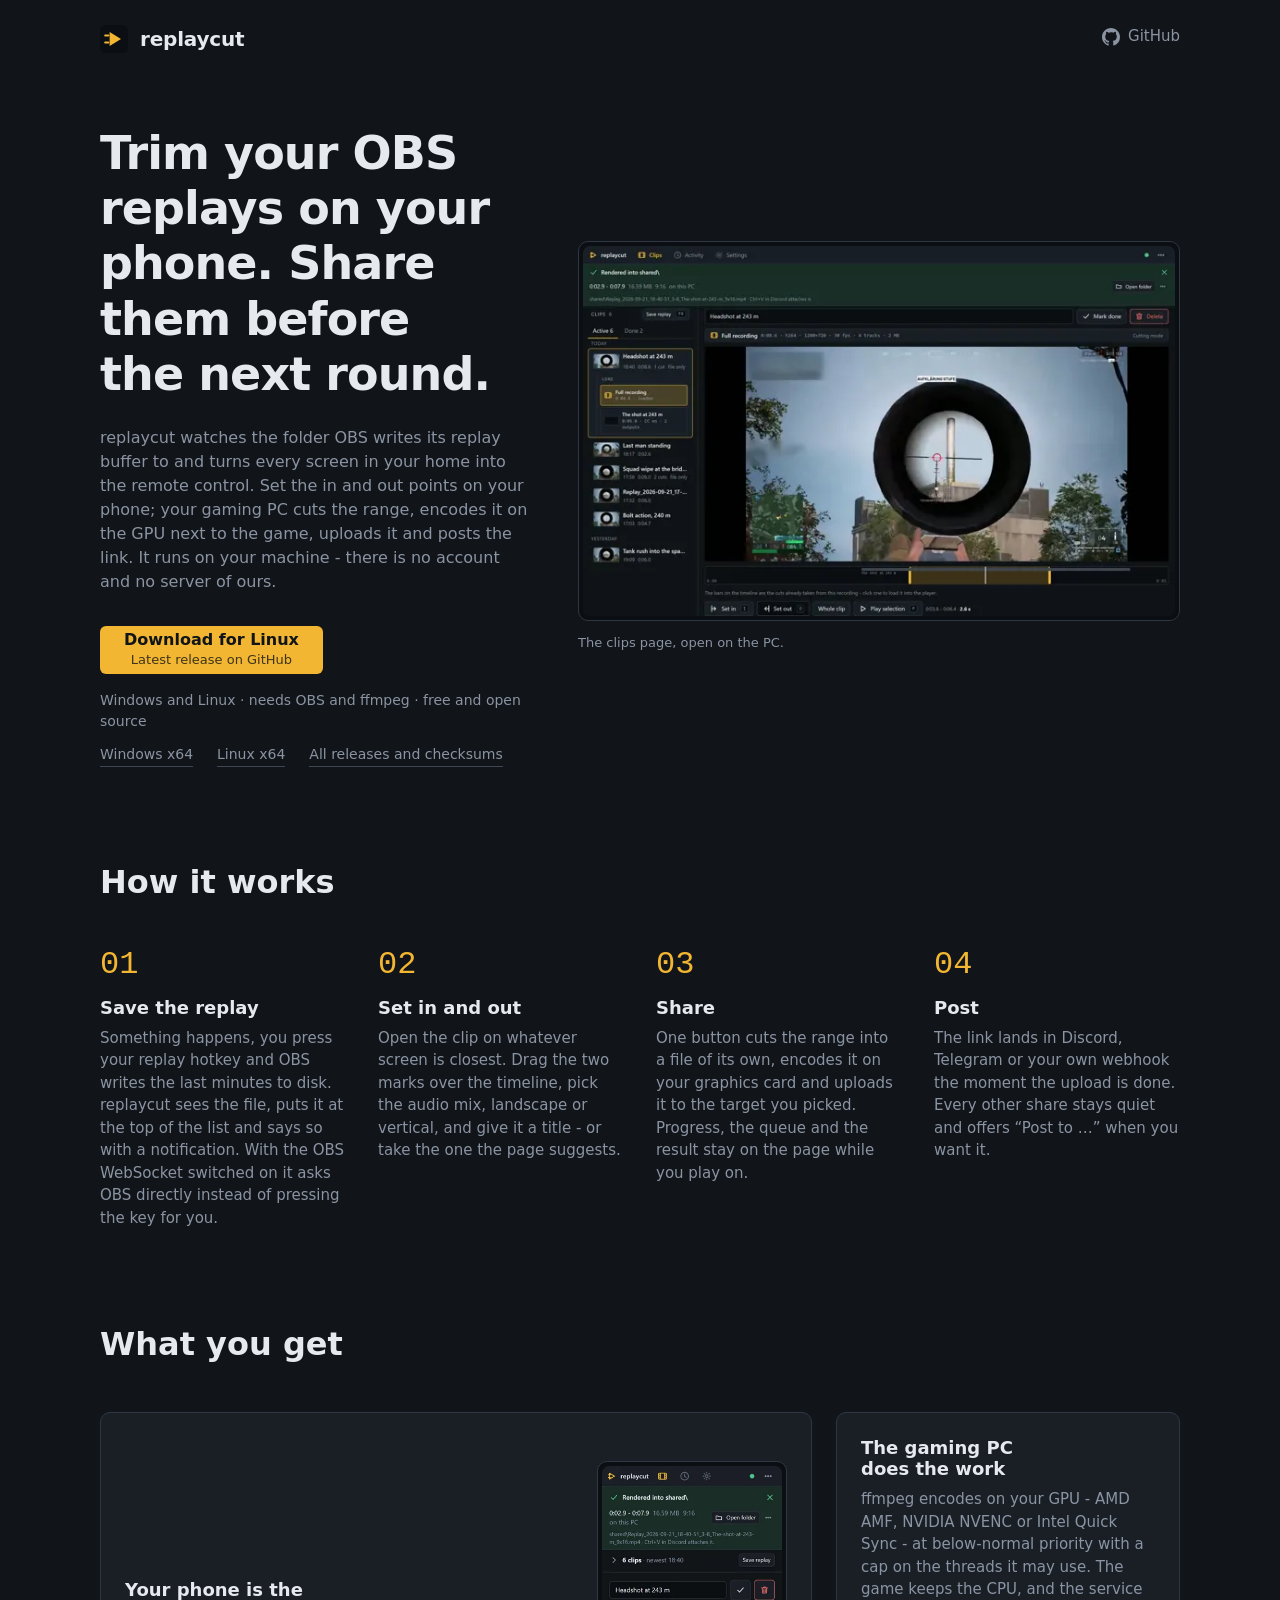
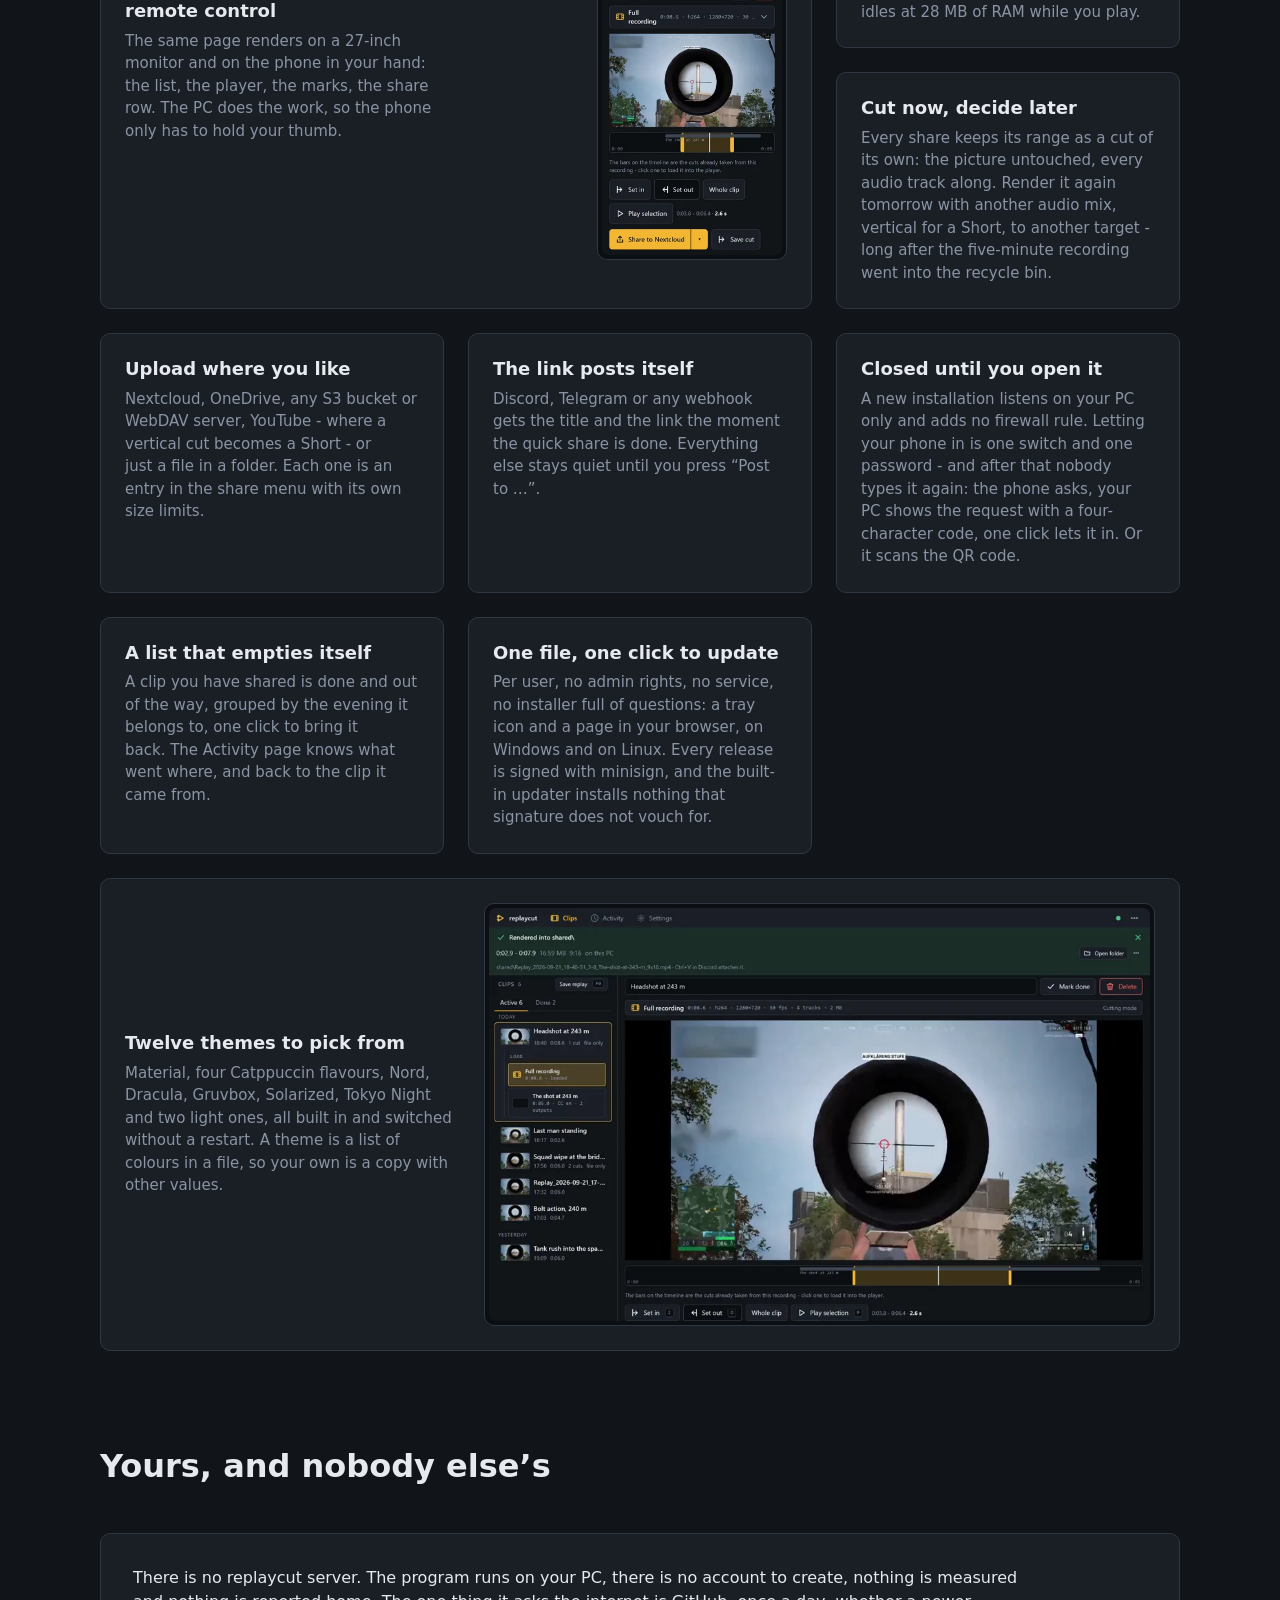
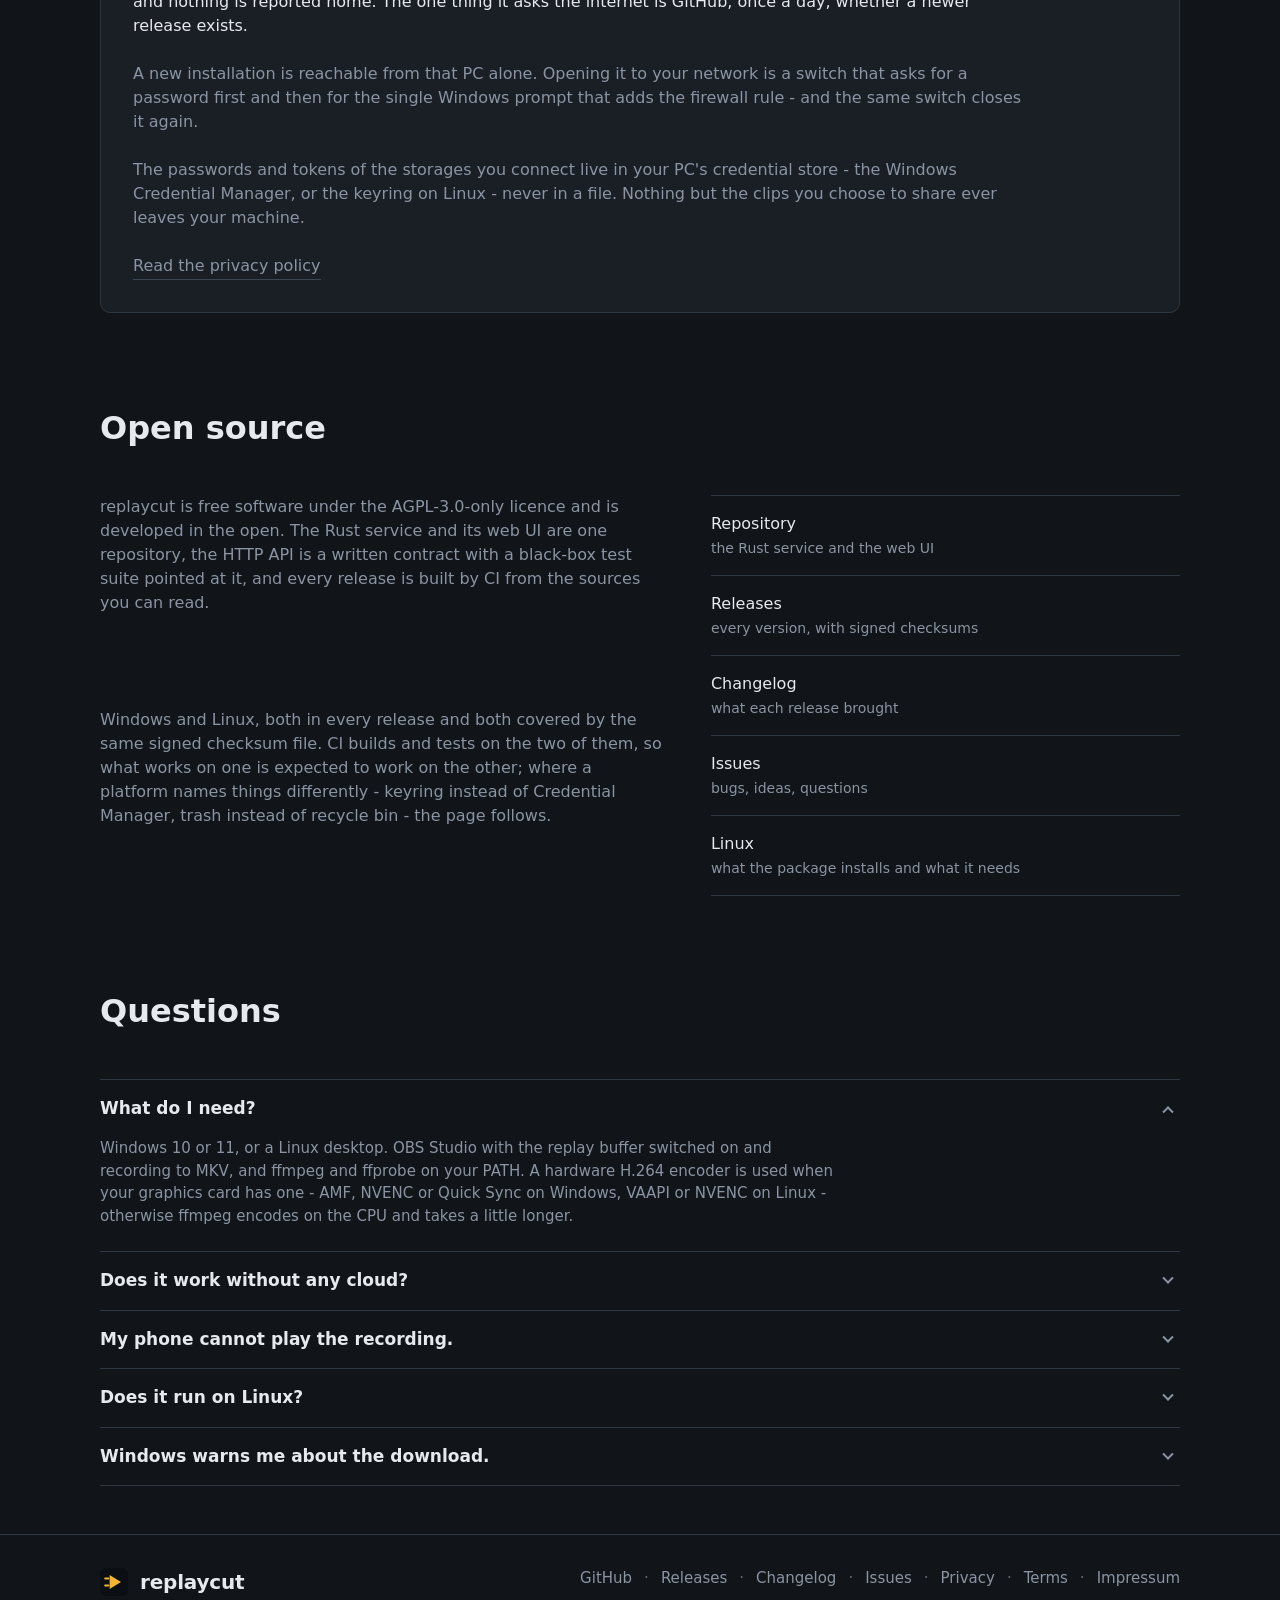
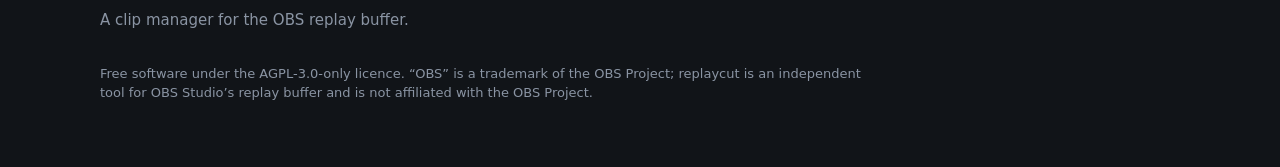
<file: index.html>
<!DOCTYPE html>
<html lang="en">
<head>
<meta charset="utf-8">
<meta name="viewport" content="width=device-width, initial-scale=1">
<title>replaycut for OBS - trim replay buffer clips from your phone</title>
<meta name="description" content="Self-hosted clip manager for the OBS replay buffer: trim replays from your phone, encode on your gaming PC, share the link to Discord. Free, for Windows and Linux.">
<link rel="canonical" href="https://replaycut.de/">
<meta name="color-scheme" content="dark">
<meta name="theme-color" content="#111418">
<link rel="icon" href="/favicon.ico" sizes="16x16 20x20 24x24 32x32 48x48 256x256">
<link rel="icon" href="/assets/icon.svg" type="image/svg+xml">
<link rel="icon" href="/assets/icon-192.png" type="image/png" sizes="192x192">
<link rel="apple-touch-icon" href="/assets/icon-180.png">
<meta property="og:type" content="website">
<meta property="og:site_name" content="replaycut">
<meta property="og:url" content="https://replaycut.de/">
<meta property="og:title" content="replaycut for OBS - trim replay buffer clips from your phone">
<meta property="og:description" content="Self-hosted clip manager for the OBS replay buffer: trim replays from your phone, encode on your gaming PC, share the link to Discord. Free, for Windows and Linux.">
<meta property="og:image" content="https://replaycut.de/assets/social.png">
<meta property="og:image:width" content="1280">
<meta property="og:image:height" content="640">
<meta property="og:image:alt" content="replaycut - clip manager for the OBS replay buffer. Trim on your phone, link in Discord.">
<meta name="twitter:card" content="summary_large_image">
<meta name="twitter:title" content="replaycut for OBS - trim replay buffer clips from your phone">
<meta name="twitter:description" content="Self-hosted clip manager for the OBS replay buffer: trim replays from your phone, encode on your gaming PC, share the link to Discord. Windows and Linux.">
<meta name="twitter:image" content="https://replaycut.de/assets/social.png">
<link rel="stylesheet" href="/styles.css">
<script>
// Which package the download button offers. Runs before the page is drawn,
// so the button never says the wrong platform first. Android and ChromeOS
// call themselves Linux and get no package, so they land in "other".
(function () {
  var data = navigator.userAgentData;
  var platform = (data && data.platform) || navigator.platform || '';
  var ua = navigator.userAgent || '';
  var os = 'other';
  if (/win/i.test(platform) || /Windows/i.test(ua)) { os = 'windows'; }
  else if (!/Android|CrOS/i.test(ua) && /linux|x11/i.test(platform + ' ' + ua)) { os = 'linux'; }
  document.documentElement.setAttribute('data-os', os);
})();
</script>
<script type="application/ld+json">
{
  "@context": "https://schema.org",
  "@type": "WebSite",
  "name": "replaycut",
  "alternateName": "replaycut for OBS",
  "url": "https://replaycut.de/"
}
</script>
<script type="application/ld+json">
{
  "@context": "https://schema.org",
  "@type": "SoftwareApplication",
  "name": "replaycut",
  "alternateName": "replaycut for OBS",
  "description": "Self-hosted clip manager for the OBS replay buffer: trim replays in the browser from your phone or laptop, encode on the gaming PC with ffmpeg and your GPU, upload and post the link.",
  "url": "https://replaycut.de/",
  "sameAs": ["https://github.com/KallistoX/replaycut", "https://github.com/KallistoX/replaycut/releases"],
  "applicationCategory": "MultimediaApplication",
  "operatingSystem": "Windows 10, Windows 11, Linux",
  "downloadUrl": "https://github.com/KallistoX/replaycut/releases/latest",
  "softwareHelp": "https://github.com/KallistoX/replaycut#readme",
  "license": "https://www.gnu.org/licenses/agpl-3.0.html",
  "image": "https://replaycut.de/assets/social.png",
  "isAccessibleForFree": true,
  "offers": { "@type": "Offer", "price": "0", "priceCurrency": "EUR" },
  "author": { "@type": "Person", "name": "Dominic Bussemas", "url": "https://github.com/KallistoX" }
}
</script>
</head>
<body>

<header class="site-header">
  <div class="wrap">
    <a class="brand" href="/">
      <img src="/assets/icon.svg" alt="" width="28" height="28">
      replaycut
    </a>
    <nav>
      <a class="nav-link" href="https://github.com/KallistoX/replaycut">
        <svg class="gh" viewBox="0 0 16 16" width="18" height="18" aria-hidden="true" focusable="false"><path fill="currentColor" d="M8 0C3.58 0 0 3.58 0 8c0 3.54 2.29 6.53 5.47 7.59.4.07.55-.17.55-.38 0-.19-.01-.82-.01-1.49-2.01.37-2.53-.49-2.69-.94-.09-.23-.48-.94-.82-1.13-.28-.15-.68-.52-.01-.53.63-.01 1.08.58 1.23.82.72 1.21 1.87.87 2.33.66.07-.52.28-.87.51-1.07-1.78-.2-3.64-.89-3.64-3.95 0-.87.31-1.59.82-2.15-.08-.2-.36-1.02.08-2.12 0 0 .67-.21 2.2.82a7.65 7.65 0 0 1 2-.27c.68 0 1.36.09 2 .27 1.53-1.04 2.2-.82 2.2-.82.44 1.1.16 1.92.08 2.12.51.56.82 1.27.82 2.15 0 3.07-1.87 3.75-3.65 3.95.29.25.54.73.54 1.48 0 1.07-.01 1.93-.01 2.2 0 .21.15.46.55.38A8.01 8.01 0 0 0 16 8c0-4.42-3.58-8-8-8Z"/></svg>
        GitHub
      </a>
    </nav>
  </div>
</header>

<main id="top">

  <section class="hero">
    <div class="wrap">
      <div class="hero-text">
        <h1>Trim your OBS replays on your phone. Share them before the next round.</h1>
        <p class="lead">replaycut watches the folder OBS writes its replay buffer to and turns every screen in your home into the remote control. Set the in and out points on your phone; your gaming PC cuts the range, encodes it on the GPU next to the game, uploads it and posts the link. It runs on your machine - there is no account and no server of ours.</p>

        <div class="cta">
          <a class="dl" id="dl" href="https://github.com/KallistoX/replaycut/releases/latest">
            <span class="dl-main"><span class="for-windows">Download for Windows</span><span class="for-linux">Download for Linux</span><span class="for-other">Download replaycut</span></span>
            <span class="dl-meta"><span class="dl-known"></span><span class="dl-unknown">Latest release on GitHub</span></span>
          </a>
          <div class="cta-meta">
            <span>Windows and Linux &middot; needs OBS and ffmpeg &middot; free and open source</span>
          </div>
          <div class="cta-links">
            <a class="text-link" id="dl-windows" href="https://github.com/KallistoX/replaycut/releases/latest">Windows x64</a>
            <a class="text-link" id="dl-linux" href="https://github.com/KallistoX/replaycut/releases/latest">Linux x64</a>
            <a class="text-link" href="https://github.com/KallistoX/replaycut/releases">All releases and checksums</a>
          </div>
        </div>
      </div>

      <figure class="hero-media">
        <div class="frame">
          <picture>
            <source type="image/webp"
                    srcset="/assets/clips-640.webp 640w, /assets/clips-960.webp 960w, /assets/clips-1280.webp 1280w"
                    sizes="(min-width: 1200px) 600px, (min-width: 900px) 50vw, 100vw">
            <img src="/assets/clips-960.jpg"
                 srcset="/assets/clips-640.jpg 640w, /assets/clips-960.jpg 960w, /assets/clips-1280.jpg 1280w"
                 sizes="(min-width: 1200px) 600px, (min-width: 900px) 50vw, 100vw"
                 width="1280" height="800" fetchpriority="high"
                 alt="The replaycut clips page: the clip list on the left, the player with the in and out marks and the share row on the right.">
          </picture>
        </div>
        <figcaption>The clips page, open on the PC.</figcaption>
      </figure>
    </div>
  </section>

  <section>
    <div class="wrap">
      <h2>How it works</h2>
      <div class="steps">
        <div class="step">
          <span class="step-num">01</span>
          <h3>Save the replay</h3>
          <p>Something happens, you press your replay hotkey and OBS writes the last minutes to disk. replaycut sees the file, puts it at the top of the list and says so with a notification. With the OBS WebSocket switched on it asks OBS directly instead of pressing the key for you.</p>
        </div>
        <div class="step">
          <span class="step-num">02</span>
          <h3>Set in and out</h3>
          <p>Open the clip on whatever screen is closest. Drag the two marks over the timeline, pick the audio mix, landscape or vertical, and give it a title - or take the one the page suggests.</p>
        </div>
        <div class="step">
          <span class="step-num">03</span>
          <h3>Share</h3>
          <p>One button cuts the range into a file of its own, encodes it on your graphics card and uploads it to the target you picked. Progress, the queue and the result stay on the page while you play on.</p>
        </div>
        <div class="step">
          <span class="step-num">04</span>
          <h3>Post</h3>
          <p>The link lands in Discord, Telegram or your own webhook the moment the upload is done. Every other share stays quiet and offers &ldquo;Post to &hellip;&rdquo; when you want it.</p>
        </div>
      </div>
    </div>
  </section>

  <section>
    <div class="wrap">
      <h2>What you get</h2>
      <div class="features">

        <article class="card card--wide">
          <div>
            <h3>Your phone is the remote control</h3>
            <p>The same page renders on a 27-inch monitor and on the phone in your hand: the list, the player, the marks, the share row. The PC does the work, so the phone only has to hold your thumb.</p>
          </div>
          <div class="frame">
            <picture>
              <source type="image/webp"
                      srcset="/assets/clips-mobile-320.webp 320w, /assets/clips-mobile-560.webp 560w"
                      sizes="(min-width: 900px) 190px, 260px">
              <img src="/assets/clips-mobile-560.jpg"
                   srcset="/assets/clips-mobile-320.jpg 320w, /assets/clips-mobile-560.jpg 560w"
                   sizes="(min-width: 900px) 190px, 260px"
                   width="560" height="1212" loading="lazy"
                   alt="The same clips page on a phone, with the timeline and the share button.">
            </picture>
          </div>
        </article>

        <article class="card">
          <h3>The gaming PC does the work</h3>
          <p>ffmpeg encodes on your GPU - AMD AMF, NVIDIA NVENC or Intel Quick Sync - at below-normal priority with a cap on the threads it may use. The game keeps the CPU, and the service idles at 28 MB of RAM while you play.</p>
        </article>

        <article class="card">
          <h3>Cut now, decide later</h3>
          <p>Every share keeps its range as a cut of its own: the picture untouched, every audio track along. Render it again tomorrow with another audio mix, vertical for a Short, to another target - long after the five-minute recording went into the recycle bin.</p>
        </article>

        <article class="card">
          <h3>Upload where you like</h3>
          <p>Nextcloud, OneDrive, any S3 bucket or WebDAV server, YouTube - where a vertical cut becomes a Short - or just a file in a folder. Each one is an entry in the share menu with its own size limits.</p>
        </article>

        <article class="card">
          <h3>The link posts itself</h3>
          <p>Discord, Telegram or any webhook gets the title and the link the moment the quick share is done. Everything else stays quiet until you press &ldquo;Post to &hellip;&rdquo;.</p>
        </article>

        <article class="card">
          <h3>Closed until you open it</h3>
          <p>A new installation listens on your PC only and adds no firewall rule. Letting your phone in is one switch and one password - and after that nobody types it again: the phone asks, your PC shows the request with a four-character code, one click lets it in. Or it scans the QR code.</p>
        </article>

        <article class="card">
          <h3>A list that empties itself</h3>
          <p>A clip you have shared is done and out of the way, grouped by the evening it belongs to, one click to bring it back. The Activity page knows what went where, and back to the clip it came from.</p>
        </article>

        <article class="card">
          <h3>One file, one click to update</h3>
          <p>Per user, no admin rights, no service, no installer full of questions: a tray icon and a page in your browser, on Windows and on Linux. Every release is signed with minisign, and the built-in updater installs nothing that signature does not vouch for.</p>
        </article>

        <article class="card card--themes">
          <div>
            <h3>Twelve themes to pick from</h3>
            <p>Material, four Catppuccin flavours, Nord, Dracula, Gruvbox, Solarized, Tokyo Night and two light ones, all built in and switched without a restart. A theme is a list of colours in a file, so your own is a copy with other values.</p>
          </div>
          <div class="frame theme-cycle">
            <img src="/assets/themes/wardogs.webp" width="960" height="600" loading="lazy" alt="The clips page in six of the built-in themes, one after the other.">
            <img src="/assets/themes/nord.webp" width="960" height="600" loading="lazy" alt="" aria-hidden="true">
            <img src="/assets/themes/catppuccin-mocha.webp" width="960" height="600" loading="lazy" alt="" aria-hidden="true">
            <img src="/assets/themes/dracula.webp" width="960" height="600" loading="lazy" alt="" aria-hidden="true">
            <img src="/assets/themes/gruvbox-dark.webp" width="960" height="600" loading="lazy" alt="" aria-hidden="true">
            <img src="/assets/themes/catppuccin-latte.webp" width="960" height="600" loading="lazy" alt="" aria-hidden="true">
          </div>
        </article>

      </div>
    </div>
  </section>

  <section>
    <div class="wrap">
      <h2>Yours, and nobody else&rsquo;s</h2>
      <div class="panel">
        <p>There is no replaycut server. The program runs on your PC, there is no account to create, nothing is measured and nothing is reported home. The one thing it asks the internet is GitHub, once a day, whether a newer release exists.</p>
        <p>A new installation is reachable from that PC alone. Opening it to your network is a switch that asks for a password first and then for the single Windows prompt that adds the firewall rule - and the same switch closes it again.</p>
        <p>The passwords and tokens of the storages you connect live in your PC's credential store - the Windows Credential Manager, or the keyring on Linux - never in a file. Nothing but the clips you choose to share ever leaves your machine.</p>
        <a class="text-link" href="/privacy/">Read the privacy policy</a>
      </div>
    </div>
  </section>

  <section>
    <div class="wrap">
      <h2>Open source</h2>
      <div class="oss">
        <div class="oss-prose">
          <p>replaycut is free software under the AGPL-3.0-only licence and is developed in the open. The Rust service and its web UI are one repository, the HTTP API is a written contract with a black-box test suite pointed at it, and every release is built by CI from the sources you can read.</p>
          <p>Windows and Linux, both in every release and both covered by the same signed checksum file. CI builds and tests on the two of them, so what works on one is expected to work on the other; where a platform names things differently - keyring instead of Credential Manager, trash instead of recycle bin - the page follows.</p>
        </div>
        <nav class="oss-links">
          <a href="https://github.com/KallistoX/replaycut">Repository <span>the Rust service and the web UI</span></a>
          <a href="https://github.com/KallistoX/replaycut/releases">Releases <span>every version, with signed checksums</span></a>
          <a href="https://github.com/KallistoX/replaycut/blob/main/CHANGELOG.md">Changelog <span>what each release brought</span></a>
          <a href="https://github.com/KallistoX/replaycut/issues">Issues <span>bugs, ideas, questions</span></a>
          <a href="https://github.com/KallistoX/replaycut/blob/main/README.md#linux">Linux <span>what the package installs and what it needs</span></a>
        </nav>
      </div>
    </div>
  </section>

  <section>
    <div class="wrap">
      <h2>Questions</h2>
      <div class="faq">

        <details open>
          <summary>What do I need?<span class="chev"></span></summary>
          <p class="answer">Windows 10 or 11, or a Linux desktop. OBS Studio with the replay buffer switched on and recording to MKV, and ffmpeg and ffprobe on your PATH. A hardware H.264 encoder is used when your graphics card has one - AMF, NVENC or Quick Sync on Windows, VAAPI or NVENC on Linux - otherwise ffmpeg encodes on the CPU and takes a little longer.</p>
        </details>

        <details>
          <summary>Does it work without any cloud?<span class="chev"></span></summary>
          <p class="answer">Yes, and it stays useful. Pick &ldquo;file only&rdquo; and a share is a finished MP4 in a folder, with &ldquo;Open folder&rdquo; and &ldquo;Copy file&rdquo; on the PC and &ldquo;Download&rdquo; on the phone the page is open on. Every storage and every notification is optional.</p>
        </details>

        <details>
          <summary>My phone cannot play the recording.<span class="chev"></span></summary>
          <p class="answer">That is AV1, which an iPhone cannot decode in the browser. The player offers &ldquo;Make a playable preview&rdquo; - a 720p H.264 copy made on your PC in a few seconds - and recording in H.264 avoids it altogether.</p>
        </details>

        <details>
          <summary>Does it run on Linux?<span class="chev"></span></summary>
          <p class="answer">Yes. Since 3.2.0 every release carries a Linux package next to the Windows one: one static executable, <code>install.sh</code>, a desktop entry, and a systemd user unit if you want replaycut to start with your session. Secrets go to your keyring, notifications to your desktop, the tray icon is a StatusNotifierItem, hardware encoding runs over VAAPI, and the one-click update works the same way. One thing is missing: under Wayland nobody may press your replay hotkey for you - switch on OBS's WebSocket and replaycut asks OBS directly instead.</p>
        </details>

        <details>
          <summary>Windows warns me about the download.<span class="chev"></span></summary>
          <p class="answer">SmartScreen does that with any executable it has not seen thousands of times, and replaycut&rsquo;s carries no Authenticode signature, so Windows has no publisher to name: &ldquo;More info&rdquo;, then &ldquo;Run anyway&rdquo;. Every release ships a SHA256SUMS file signed with the maintainer&rsquo;s minisign key, so you can check what you downloaded - and the built-in updater installs nothing else.</p>
        </details>

      </div>
    </div>
  </section>

</main>

<footer class="site-footer">
  <div class="wrap">
    <div class="footer-top">
      <div>
        <a class="brand" href="/">
          <img src="/assets/icon.svg" alt="" width="28" height="28">
          replaycut
        </a>
        <p class="footer-tag">A clip manager for the OBS replay buffer.</p>
      </div>
      <nav class="footer-nav">
        <a href="https://github.com/KallistoX/replaycut">GitHub</a>
        <a href="https://github.com/KallistoX/replaycut/releases">Releases</a>
        <a href="https://github.com/KallistoX/replaycut/blob/main/CHANGELOG.md">Changelog</a>
        <a href="https://github.com/KallistoX/replaycut/issues">Issues</a>
        <a href="/privacy/">Privacy</a>
        <a href="/terms/">Terms</a>
        <a href="/impressum/">Impressum</a>
      </nav>
    </div>
    <p class="legal">Free software under the AGPL-3.0-only licence. &ldquo;OBS&rdquo; is a trademark of the OBS Project; replaycut is an independent tool for OBS Studio&rsquo;s replay buffer and is not affiliated with the OBS Project.</p>
  </div>
</footer>

<script>
(function () {
  var btn = document.getElementById('dl');
  if (!btn || !window.fetch) return;
  var KEY = 'rc-latest';
  var known = btn.querySelector('.dl-known');
  var links = { windows: document.getElementById('dl-windows'), linux: document.getElementById('dl-linux') };
  var os = document.documentElement.getAttribute('data-os') || 'other';
  var PACKAGES = { windows: /windows-x64\.zip$/, linux: /linux-x64\.zip$/ };

  function apply(r) {
    if (!r || !r.tag) return;
    Object.keys(links).forEach(function (name) {
      if (links[name] && r[name]) { links[name].href = r[name]; }
    });
    btn.href = r.url;
    known.textContent = r.parts.join(' · ');
    btn.setAttribute('data-state', 'loaded');
  }

  // What the last visit found, so the button carries a version right away.
  // It is only a first guess: a release published since then would make it
  // wrong, so the answer below always overrides it.
  try {
    apply(JSON.parse(sessionStorage.getItem(KEY) || 'null'));
  } catch (e) { /* private mode, no cache */ }

  // After the page has rendered: the button is a working link until then.
  function ask() {
  fetch('https://api.github.com/repos/KallistoX/replaycut/releases/latest', {
    headers: { 'Accept': 'application/vnd.github+json' }
  }).then(function (res) {
    return res.ok ? res.json() : Promise.reject(new Error(res.status));
  }).then(function (d) {
    var assets = d.assets || [];
    function packageFor(name) {
      return assets.filter(function (a) { return PACKAGES[name].test(a.name); })[0];
    }
    // The button offers this visitor's platform; both packages stay linked
    // below it, for the other machine and for everyone else.
    var mine = PACKAGES[os] ? packageFor(os) : null;
    var parts = [d.tag_name];
    if (mine) { parts.push((mine.size / 1048576).toFixed(1) + ' MB'); }
    if (d.published_at) {
      var months = ['Jan', 'Feb', 'Mar', 'Apr', 'May', 'Jun', 'Jul', 'Aug', 'Sep', 'Oct', 'Nov', 'Dec'];
      var when = new Date(d.published_at);
      parts.push(when.getDate() + ' ' + months[when.getMonth()] + ' ' + when.getFullYear());
    }
    var r = {
      tag: d.tag_name,
      url: mine ? mine.browser_download_url : d.html_url,
      parts: parts
    };
    Object.keys(PACKAGES).forEach(function (name) {
      var zip = packageFor(name);
      if (zip) { r[name] = zip.browser_download_url; }
    });
    apply(r);
    try { sessionStorage.setItem(KEY, JSON.stringify(r)); } catch (e) { /* ignore */ }
  }).catch(function () { /* the static link stays as it is */ });
  }

  if (document.readyState === 'complete') { ask(); }
  else { addEventListener('load', ask); }
})();
</script>

</body>
</html>
</file>
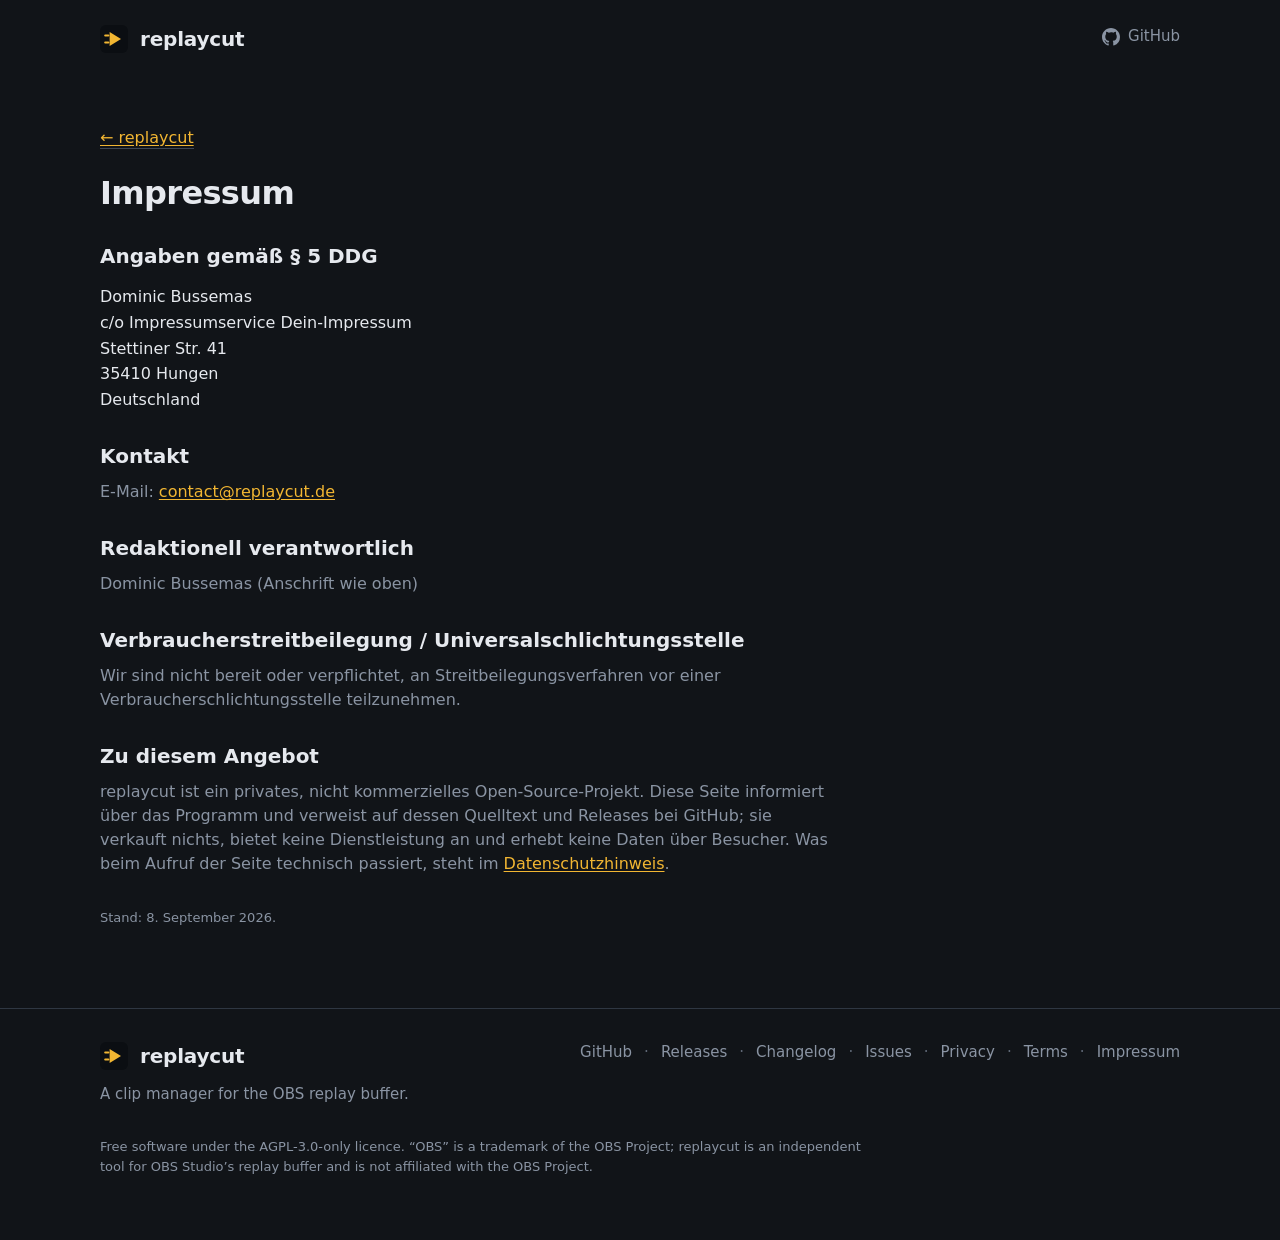
<file: impressum/index.html>
<!DOCTYPE html>
<html lang="de">
<head>
<meta charset="utf-8">
<meta name="viewport" content="width=device-width, initial-scale=1">
<title>Impressum - replaycut</title>
<meta name="description" content="Impressum und Anbieterkennzeichnung fuer replaycut.de nach Paragraf 5 DDG.">
<link rel="canonical" href="https://replaycut.de/impressum/">
<meta name="robots" content="noindex, follow">
<meta name="color-scheme" content="dark">
<meta name="theme-color" content="#111418">
<link rel="icon" href="/favicon.ico" sizes="16x16 20x20 24x24 32x32 48x48 256x256">
<link rel="icon" href="/assets/icon.svg" type="image/svg+xml">
<link rel="icon" href="/assets/icon-192.png" type="image/png" sizes="192x192">
<link rel="apple-touch-icon" href="/assets/icon-180.png">
<link rel="stylesheet" href="/styles.css">
</head>
<body>

<header class="site-header">
  <div class="wrap">
    <a class="brand" href="/">
      <img src="/assets/icon.svg" alt="" width="28" height="28">
      replaycut
    </a>
    <nav>
      <a class="nav-link" href="https://github.com/KallistoX/replaycut">
        <svg class="gh" viewBox="0 0 16 16" width="18" height="18" aria-hidden="true" focusable="false"><path fill="currentColor" d="M8 0C3.58 0 0 3.58 0 8c0 3.54 2.29 6.53 5.47 7.59.4.07.55-.17.55-.38 0-.19-.01-.82-.01-1.49-2.01.37-2.53-.49-2.69-.94-.09-.23-.48-.94-.82-1.13-.28-.15-.68-.52-.01-.53.63-.01 1.08.58 1.23.82.72 1.21 1.87.87 2.33.66.07-.52.28-.87.51-1.07-1.78-.2-3.64-.89-3.64-3.95 0-.87.31-1.59.82-2.15-.08-.2-.36-1.02.08-2.12 0 0 .67-.21 2.2.82a7.65 7.65 0 0 1 2-.27c.68 0 1.36.09 2 .27 1.53-1.04 2.2-.82 2.2-.82.44 1.1.16 1.92.08 2.12.51.56.82 1.27.82 2.15 0 3.07-1.87 3.75-3.65 3.95.29.25.54.73.54 1.48 0 1.07-.01 1.93-.01 2.2 0 .21.15.46.55.38A8.01 8.01 0 0 0 16 8c0-4.42-3.58-8-8-8Z"/></svg>
        GitHub
      </a>
    </nav>
  </div>
</header>

<main class="page">
  <div class="wrap">
    <article class="prose">
      <p class="lead-back"><a class="text-link" href="/">&larr; replaycut</a></p>

      <h1>Impressum</h1>

      <h2>Angaben gem&auml;&szlig; &sect; 5 DDG</h2>
      <address class="address">
        Dominic Bussemas<br>
        c/o Impressumservice Dein-Impressum<br>
        Stettiner Str. 41<br>
        35410 Hungen<br>
        Deutschland
      </address>

      <h2>Kontakt</h2>
      <p>E-Mail: <a href="mailto:contact@replaycut.de">contact@replaycut.de</a></p>

      <h2>Redaktionell verantwortlich</h2>
      <p>Dominic Bussemas (Anschrift wie oben)</p>

      <h2>Verbraucherstreitbeilegung / Universalschlichtungsstelle</h2>
      <p>Wir sind nicht bereit oder verpflichtet, an Streitbeilegungsverfahren vor einer Verbraucherschlichtungsstelle teilzunehmen.</p>

      <h2>Zu diesem Angebot</h2>
      <p>replaycut ist ein privates, nicht kommerzielles Open-Source-Projekt. Diese Seite informiert &uuml;ber das Programm und verweist auf dessen Quelltext und Releases bei GitHub; sie verkauft nichts, bietet keine Dienstleistung an und erhebt keine Daten &uuml;ber Besucher. Was beim Aufruf der Seite technisch passiert, steht im <a href="/privacy/">Datenschutzhinweis</a>.</p>

      <p class="updated">Stand: 8. September 2026.</p>
    </article>
  </div>
</main>

<footer class="site-footer">
  <div class="wrap">
    <div class="footer-top">
      <div>
        <a class="brand" href="/">
          <img src="/assets/icon.svg" alt="" width="28" height="28">
          replaycut
        </a>
        <p class="footer-tag">A clip manager for the OBS replay buffer.</p>
      </div>
      <nav class="footer-nav">
        <a href="https://github.com/KallistoX/replaycut">GitHub</a>
        <a href="https://github.com/KallistoX/replaycut/releases">Releases</a>
        <a href="https://github.com/KallistoX/replaycut/blob/main/CHANGELOG.md">Changelog</a>
        <a href="https://github.com/KallistoX/replaycut/issues">Issues</a>
        <a href="/privacy/">Privacy</a>
        <a href="/terms/">Terms</a>
        <a href="/impressum/">Impressum</a>
      </nav>
    </div>
    <p class="legal">Free software under the AGPL-3.0-only licence. &ldquo;OBS&rdquo; is a trademark of the OBS Project; replaycut is an independent tool for OBS Studio&rsquo;s replay buffer and is not affiliated with the OBS Project.</p>
  </div>
</footer>

</body>
</html>
</file>
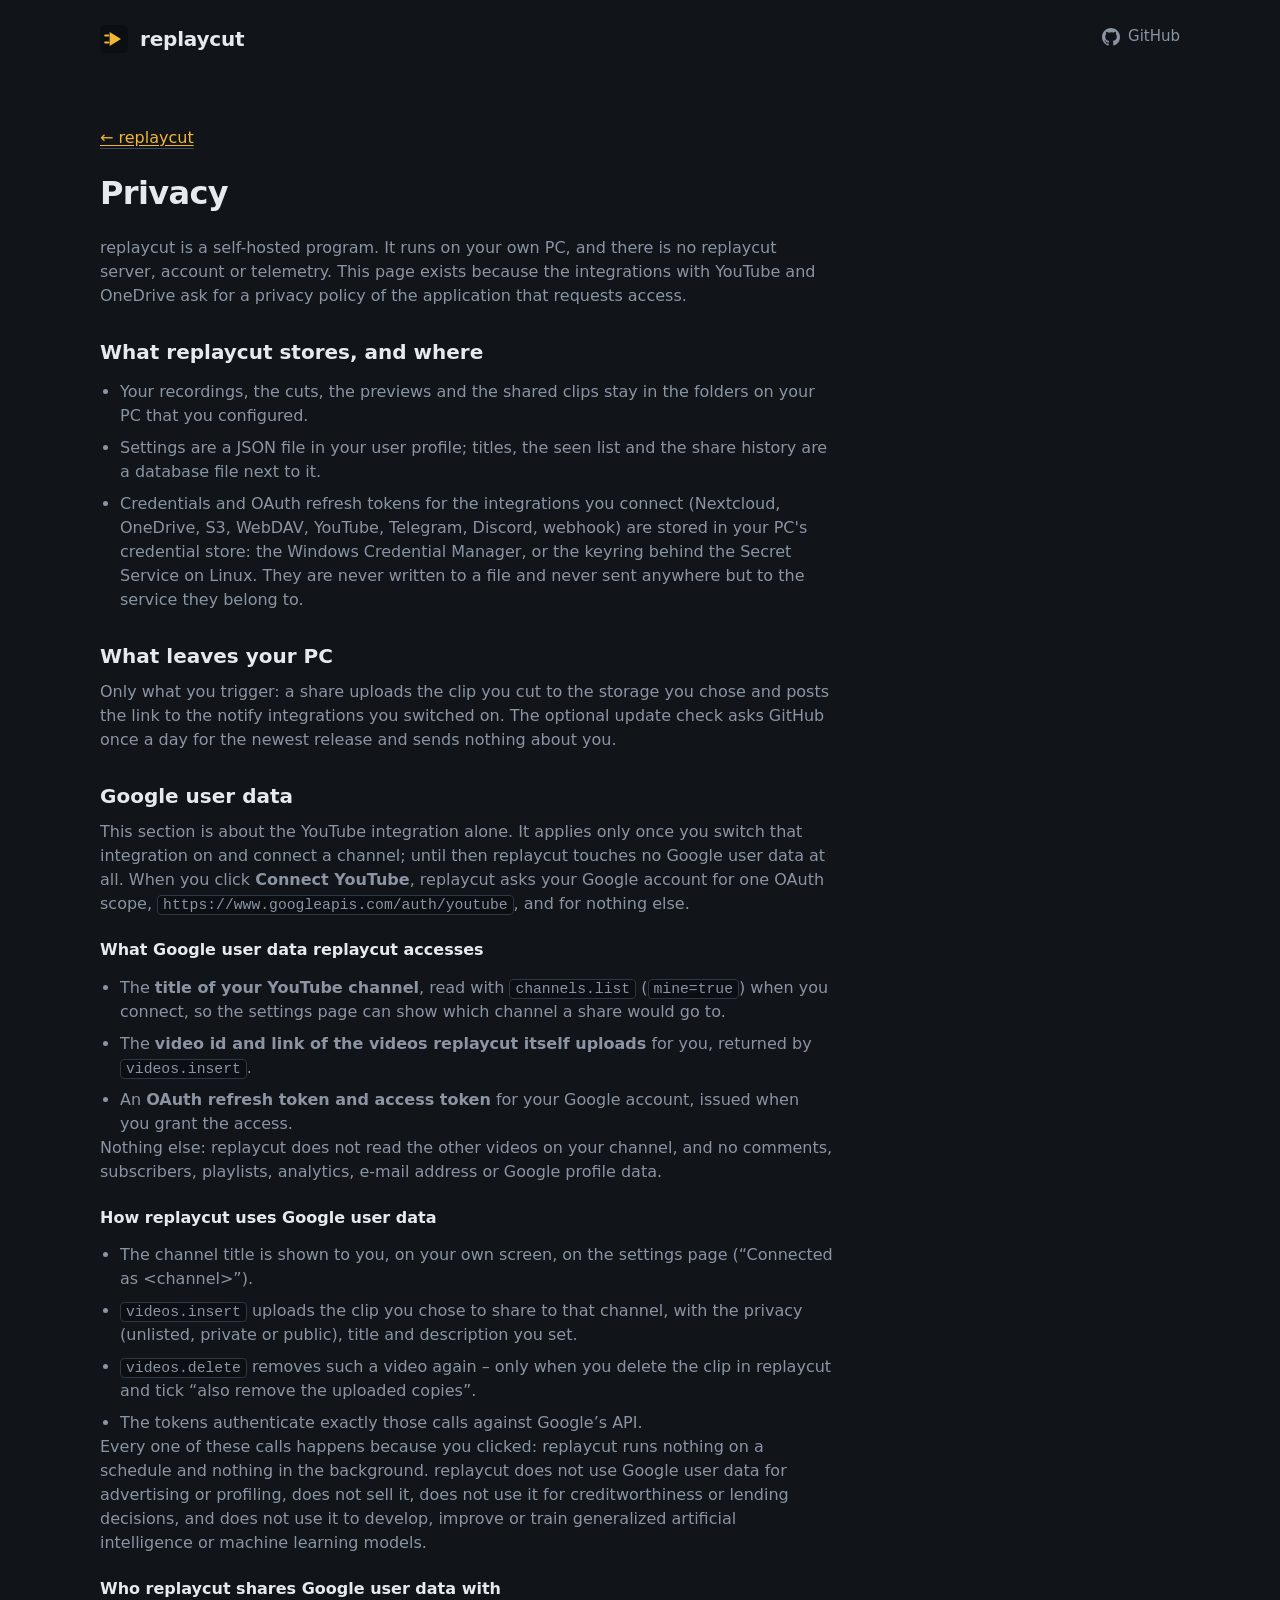
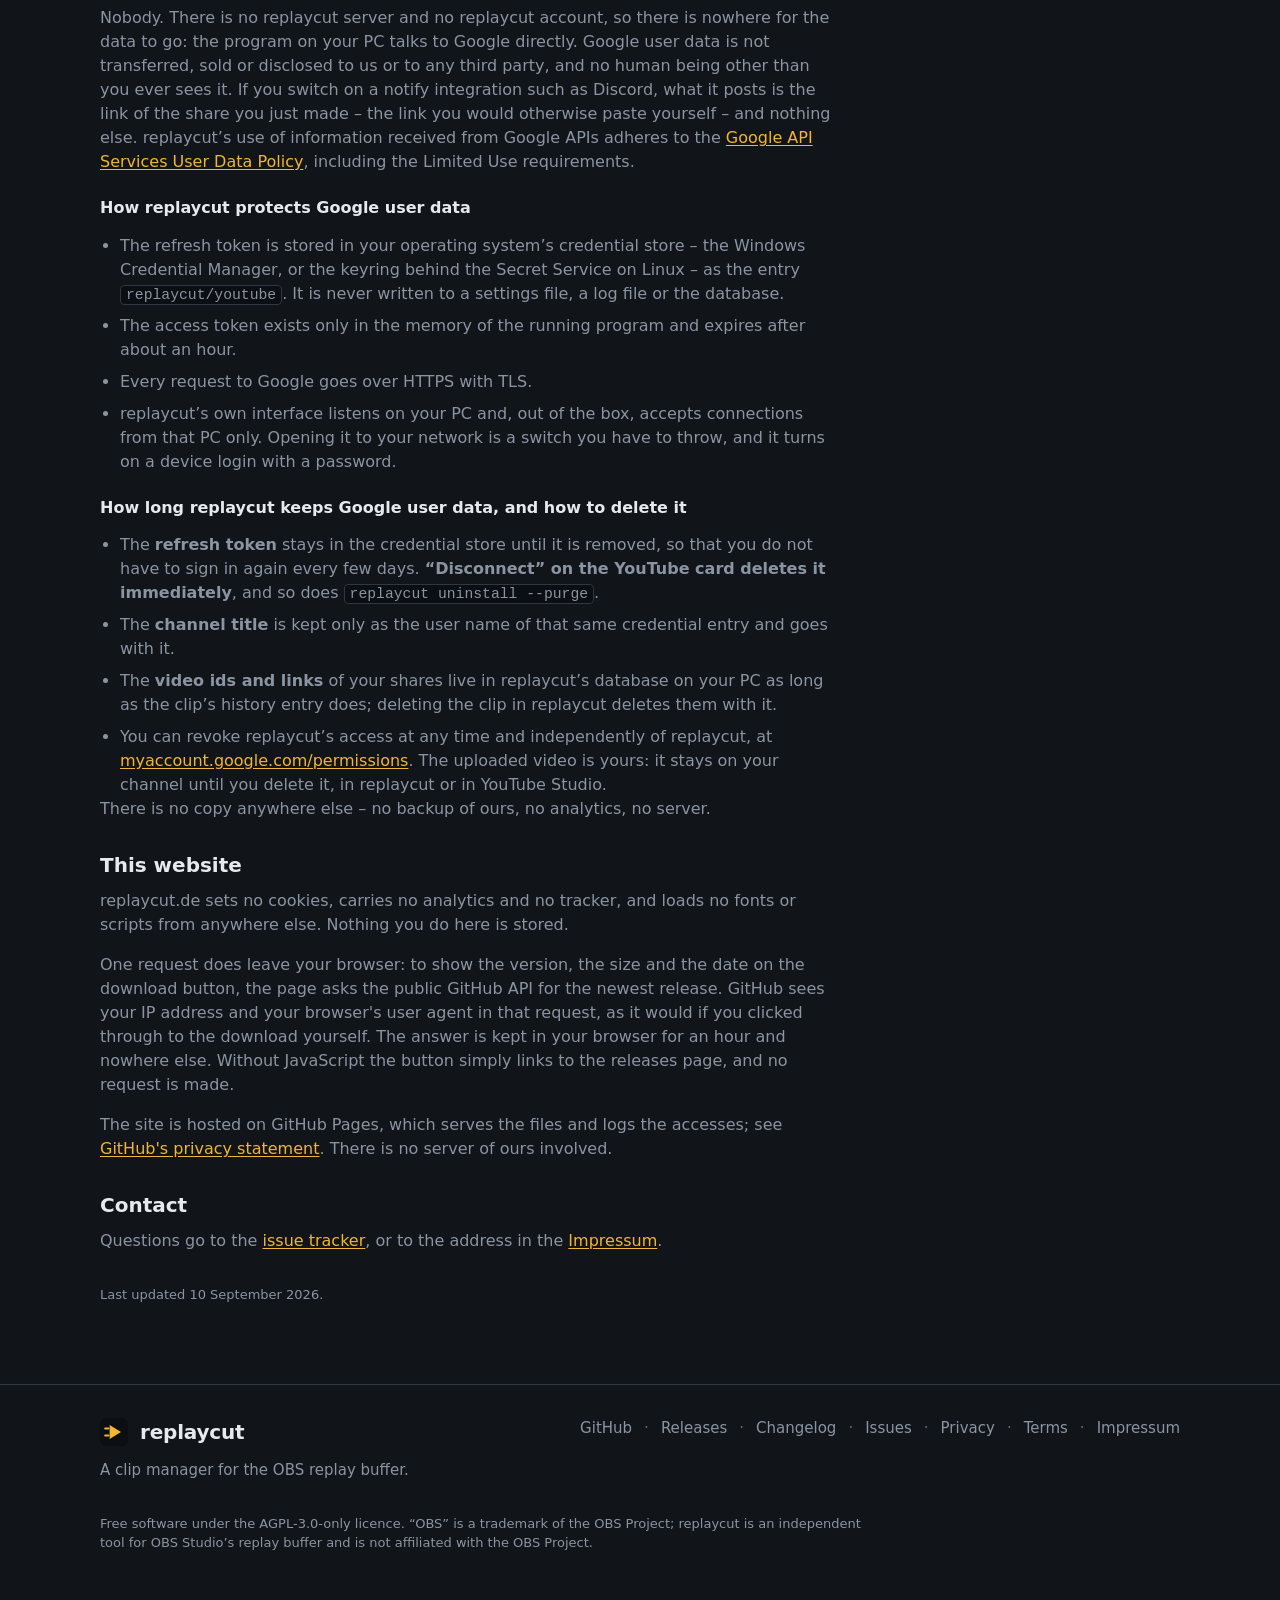
<file: privacy/index.html>
<!DOCTYPE html>
<html lang="en">
<head>
<meta charset="utf-8">
<meta name="viewport" content="width=device-width, initial-scale=1">
<title>Privacy - replaycut</title>
<meta name="description" content="replaycut runs on your own PC. There is no replaycut server, no account and no telemetry. What it stores, what leaves your machine, and what this website does.">
<link rel="canonical" href="https://replaycut.de/privacy/">
<meta name="color-scheme" content="dark">
<meta name="theme-color" content="#111418">
<link rel="icon" href="/favicon.ico" sizes="16x16 20x20 24x24 32x32 48x48 256x256">
<link rel="icon" href="/assets/icon.svg" type="image/svg+xml">
<link rel="icon" href="/assets/icon-192.png" type="image/png" sizes="192x192">
<link rel="apple-touch-icon" href="/assets/icon-180.png">
<meta property="og:type" content="article">
<meta property="og:site_name" content="replaycut">
<meta property="og:url" content="https://replaycut.de/privacy/">
<meta property="og:title" content="Privacy - replaycut">
<meta property="og:description" content="replaycut runs on your own PC. There is no replaycut server, no account and no telemetry.">
<meta property="og:image" content="https://replaycut.de/assets/social.png">
<meta name="twitter:card" content="summary_large_image">
<link rel="stylesheet" href="/styles.css">
</head>
<body>

<header class="site-header">
  <div class="wrap">
    <a class="brand" href="/">
      <img src="/assets/icon.svg" alt="" width="28" height="28">
      replaycut
    </a>
    <nav>
      <a class="nav-link" href="https://github.com/KallistoX/replaycut">
        <svg class="gh" viewBox="0 0 16 16" width="18" height="18" aria-hidden="true" focusable="false"><path fill="currentColor" d="M8 0C3.58 0 0 3.58 0 8c0 3.54 2.29 6.53 5.47 7.59.4.07.55-.17.55-.38 0-.19-.01-.82-.01-1.49-2.01.37-2.53-.49-2.69-.94-.09-.23-.48-.94-.82-1.13-.28-.15-.68-.52-.01-.53.63-.01 1.08.58 1.23.82.72 1.21 1.87.87 2.33.66.07-.52.28-.87.51-1.07-1.78-.2-3.64-.89-3.64-3.95 0-.87.31-1.59.82-2.15-.08-.2-.36-1.02.08-2.12 0 0 .67-.21 2.2.82a7.65 7.65 0 0 1 2-.27c.68 0 1.36.09 2 .27 1.53-1.04 2.2-.82 2.2-.82.44 1.1.16 1.92.08 2.12.51.56.82 1.27.82 2.15 0 3.07-1.87 3.75-3.65 3.95.29.25.54.73.54 1.48 0 1.07-.01 1.93-.01 2.2 0 .21.15.46.55.38A8.01 8.01 0 0 0 16 8c0-4.42-3.58-8-8-8Z"/></svg>
        GitHub
      </a>
    </nav>
  </div>
</header>

<main class="page">
  <div class="wrap">
    <article class="prose">
      <p class="lead-back"><a class="text-link" href="/">&larr; replaycut</a></p>

      <h1>Privacy</h1>

      <p>replaycut is a self-hosted program. It runs on your own PC, and there is no replaycut server, account or telemetry. This page exists because the integrations with YouTube and OneDrive ask for a privacy policy of the application that requests access.</p>

      <h2>What replaycut stores, and where</h2>
      <ul>
        <li>Your recordings, the cuts, the previews and the shared clips stay in the folders on your PC that you configured.</li>
        <li>Settings are a JSON file in your user profile; titles, the seen list and the share history are a database file next to it.</li>
        <li>Credentials and OAuth refresh tokens for the integrations you connect (Nextcloud, OneDrive, S3, WebDAV, YouTube, Telegram, Discord, webhook) are stored in your PC's credential store: the Windows Credential Manager, or the keyring behind the Secret Service on Linux. They are never written to a file and never sent anywhere but to the service they belong to.</li>
      </ul>

      <h2>What leaves your PC</h2>
      <p>Only what you trigger: a share uploads the clip you cut to the storage you chose and posts the link to the notify integrations you switched on. The optional update check asks GitHub once a day for the newest release and sends nothing about you.</p>

      <h2>Google user data</h2>
      <p>This section is about the YouTube integration alone. It applies only once you switch that integration on and connect a channel; until then replaycut touches no Google user data at all. When you click <strong>Connect YouTube</strong>, replaycut asks your Google account for one OAuth scope, <code>https://www.googleapis.com/auth/youtube</code>, and for nothing else.</p>

      <h3>What Google user data replaycut accesses</h3>
      <ul>
        <li>The <strong>title of your YouTube channel</strong>, read with <code>channels.list</code> (<code>mine=true</code>) when you connect, so the settings page can show which channel a share would go to.</li>
        <li>The <strong>video id and link of the videos replaycut itself uploads</strong> for you, returned by <code>videos.insert</code>.</li>
        <li>An <strong>OAuth refresh token and access token</strong> for your Google account, issued when you grant the access.</li>
      </ul>
      <p>Nothing else: replaycut does not read the other videos on your channel, and no comments, subscribers, playlists, analytics, e-mail address or Google profile data.</p>

      <h3>How replaycut uses Google user data</h3>
      <ul>
        <li>The channel title is shown to you, on your own screen, on the settings page (&ldquo;Connected as &lt;channel&gt;&rdquo;).</li>
        <li><code>videos.insert</code> uploads the clip you chose to share to that channel, with the privacy (unlisted, private or public), title and description you set.</li>
        <li><code>videos.delete</code> removes such a video again &ndash; only when you delete the clip in replaycut and tick &ldquo;also remove the uploaded copies&rdquo;.</li>
        <li>The tokens authenticate exactly those calls against Google&rsquo;s API.</li>
      </ul>
      <p>Every one of these calls happens because you clicked: replaycut runs nothing on a schedule and nothing in the background. replaycut does not use Google user data for advertising or profiling, does not sell it, does not use it for creditworthiness or lending decisions, and does not use it to develop, improve or train generalized artificial intelligence or machine learning models.</p>

      <h3>Who replaycut shares Google user data with</h3>
      <p>Nobody. There is no replaycut server and no replaycut account, so there is nowhere for the data to go: the program on your PC talks to Google directly. Google user data is not transferred, sold or disclosed to us or to any third party, and no human being other than you ever sees it. If you switch on a notify integration such as Discord, what it posts is the link of the share you just made &ndash; the link you would otherwise paste yourself &ndash; and nothing else. replaycut&rsquo;s use of information received from Google APIs adheres to the <a href="https://developers.google.com/terms/api-services-user-data-policy">Google API Services User Data Policy</a>, including the Limited Use requirements.</p>

      <h3>How replaycut protects Google user data</h3>
      <ul>
        <li>The refresh token is stored in your operating system&rsquo;s credential store &ndash; the Windows Credential Manager, or the keyring behind the Secret Service on Linux &ndash; as the entry <code>replaycut/youtube</code>. It is never written to a settings file, a log file or the database.</li>
        <li>The access token exists only in the memory of the running program and expires after about an hour.</li>
        <li>Every request to Google goes over HTTPS with TLS.</li>
        <li>replaycut&rsquo;s own interface listens on your PC and, out of the box, accepts connections from that PC only. Opening it to your network is a switch you have to throw, and it turns on a device login with a password.</li>
      </ul>

      <h3>How long replaycut keeps Google user data, and how to delete it</h3>
      <ul>
        <li>The <strong>refresh token</strong> stays in the credential store until it is removed, so that you do not have to sign in again every few days. <strong>&ldquo;Disconnect&rdquo; on the YouTube card deletes it immediately</strong>, and so does <code>replaycut uninstall --purge</code>.</li>
        <li>The <strong>channel title</strong> is kept only as the user name of that same credential entry and goes with it.</li>
        <li>The <strong>video ids and links</strong> of your shares live in replaycut&rsquo;s database on your PC as long as the clip&rsquo;s history entry does; deleting the clip in replaycut deletes them with it.</li>
        <li>You can revoke replaycut&rsquo;s access at any time and independently of replaycut, at <a href="https://myaccount.google.com/permissions">myaccount.google.com/permissions</a>. The uploaded video is yours: it stays on your channel until you delete it, in replaycut or in YouTube Studio.</li>
      </ul>
      <p>There is no copy anywhere else &ndash; no backup of ours, no analytics, no server.</p>

      <h2>This website</h2>
      <p>replaycut.de sets no cookies, carries no analytics and no tracker, and loads no fonts or scripts from anywhere else. Nothing you do here is stored.</p>
      <p>One request does leave your browser: to show the version, the size and the date on the download button, the page asks the public GitHub API for the newest release. GitHub sees your IP address and your browser's user agent in that request, as it would if you clicked through to the download yourself. The answer is kept in your browser for an hour and nowhere else. Without JavaScript the button simply links to the releases page, and no request is made.</p>
      <p>The site is hosted on GitHub Pages, which serves the files and logs the accesses; see <a href="https://docs.github.com/site-policy/privacy-policies/github-general-privacy-statement">GitHub's privacy statement</a>. There is no server of ours involved.</p>

      <h2>Contact</h2>
      <p>Questions go to the <a href="https://github.com/KallistoX/replaycut/issues">issue tracker</a>, or to the address in the <a href="/impressum/">Impressum</a>.</p>

      <p class="updated">Last updated 10 September 2026.</p>
    </article>
  </div>
</main>

<footer class="site-footer">
  <div class="wrap">
    <div class="footer-top">
      <div>
        <a class="brand" href="/">
          <img src="/assets/icon.svg" alt="" width="28" height="28">
          replaycut
        </a>
        <p class="footer-tag">A clip manager for the OBS replay buffer.</p>
      </div>
      <nav class="footer-nav">
        <a href="https://github.com/KallistoX/replaycut">GitHub</a>
        <a href="https://github.com/KallistoX/replaycut/releases">Releases</a>
        <a href="https://github.com/KallistoX/replaycut/blob/main/CHANGELOG.md">Changelog</a>
        <a href="https://github.com/KallistoX/replaycut/issues">Issues</a>
        <a href="/privacy/">Privacy</a>
        <a href="/terms/">Terms</a>
        <a href="/impressum/">Impressum</a>
      </nav>
    </div>
    <p class="legal">Free software under the AGPL-3.0-only licence. &ldquo;OBS&rdquo; is a trademark of the OBS Project; replaycut is an independent tool for OBS Studio&rsquo;s replay buffer and is not affiliated with the OBS Project.</p>
  </div>
</footer>

</body>
</html>
</file>
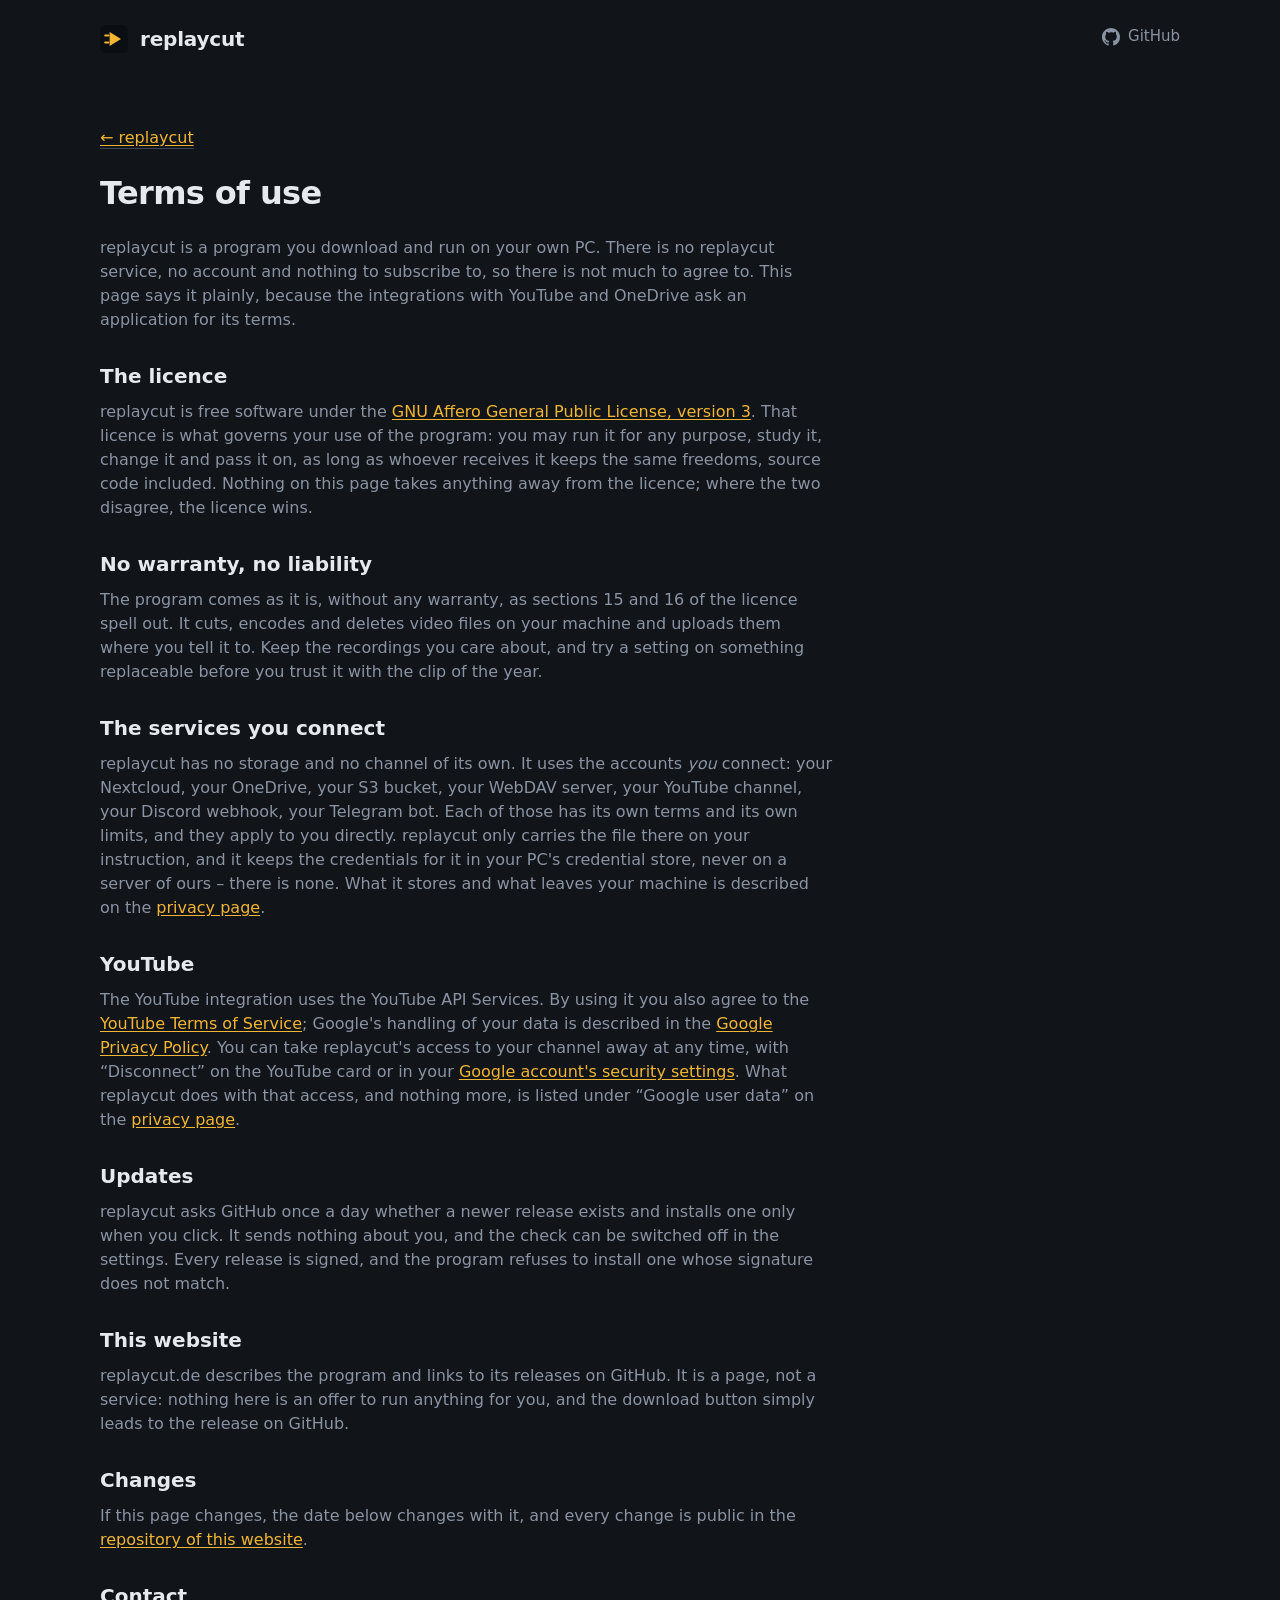
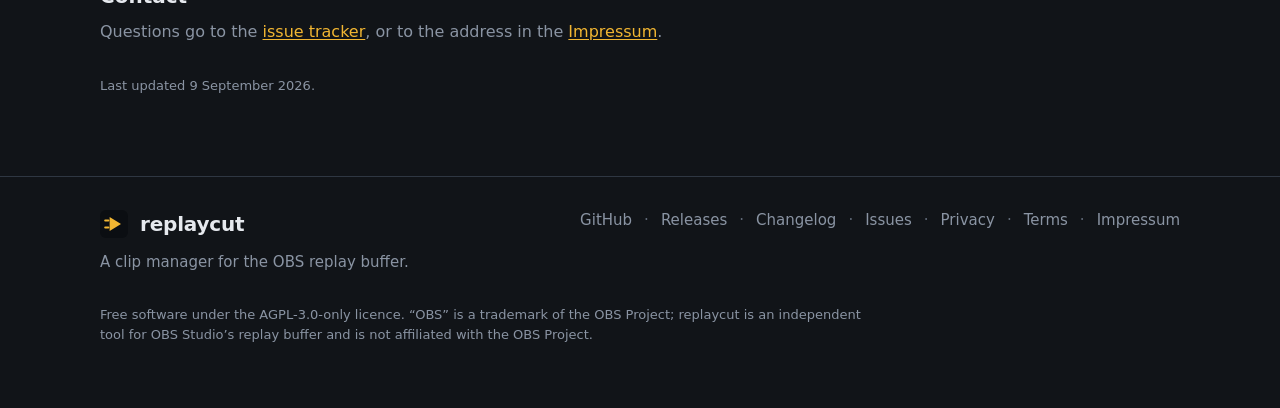
<file: terms/index.html>
<!DOCTYPE html>
<html lang="en">
<head>
<meta charset="utf-8">
<meta name="viewport" content="width=device-width, initial-scale=1">
<title>Terms of use - replaycut</title>
<meta name="description" content="replaycut is free software you run yourself. There is no service, no account and no warranty. What the licence allows, and which terms apply when you connect a storage or a channel.">
<link rel="canonical" href="https://replaycut.de/terms/">
<meta name="color-scheme" content="dark">
<meta name="theme-color" content="#111418">
<link rel="icon" href="/favicon.ico" sizes="16x16 20x20 24x24 32x32 48x48 256x256">
<link rel="icon" href="/assets/icon.svg" type="image/svg+xml">
<link rel="icon" href="/assets/icon-192.png" type="image/png" sizes="192x192">
<link rel="apple-touch-icon" href="/assets/icon-180.png">
<meta property="og:type" content="article">
<meta property="og:site_name" content="replaycut">
<meta property="og:url" content="https://replaycut.de/terms/">
<meta property="og:title" content="Terms of use - replaycut">
<meta property="og:description" content="replaycut is free software you run yourself. There is no service, no account and no warranty.">
<meta property="og:image" content="https://replaycut.de/assets/social.png">
<meta name="twitter:card" content="summary_large_image">
<link rel="stylesheet" href="/styles.css">
</head>
<body>

<header class="site-header">
  <div class="wrap">
    <a class="brand" href="/">
      <img src="/assets/icon.svg" alt="" width="28" height="28">
      replaycut
    </a>
    <nav>
      <a class="nav-link" href="https://github.com/KallistoX/replaycut">
        <svg class="gh" viewBox="0 0 16 16" width="18" height="18" aria-hidden="true" focusable="false"><path fill="currentColor" d="M8 0C3.58 0 0 3.58 0 8c0 3.54 2.29 6.53 5.47 7.59.4.07.55-.17.55-.38 0-.19-.01-.82-.01-1.49-2.01.37-2.53-.49-2.69-.94-.09-.23-.48-.94-.82-1.13-.28-.15-.68-.52-.01-.53.63-.01 1.08.58 1.23.82.72 1.21 1.87.87 2.33.66.07-.52.28-.87.51-1.07-1.78-.2-3.64-.89-3.64-3.95 0-.87.31-1.59.82-2.15-.08-.2-.36-1.02.08-2.12 0 0 .67-.21 2.2.82a7.65 7.65 0 0 1 2-.27c.68 0 1.36.09 2 .27 1.53-1.04 2.2-.82 2.2-.82.44 1.1.16 1.92.08 2.12.51.56.82 1.27.82 2.15 0 3.07-1.87 3.75-3.65 3.95.29.25.54.73.54 1.48 0 1.07-.01 1.93-.01 2.2 0 .21.15.46.55.38A8.01 8.01 0 0 0 16 8c0-4.42-3.58-8-8-8Z"/></svg>
        GitHub
      </a>
    </nav>
  </div>
</header>

<main class="page">
  <div class="wrap">
    <article class="prose">
      <p class="lead-back"><a class="text-link" href="/">&larr; replaycut</a></p>

      <h1>Terms of use</h1>

      <p>replaycut is a program you download and run on your own PC. There is no replaycut service, no account and nothing to subscribe to, so there is not much to agree to. This page says it plainly, because the integrations with YouTube and OneDrive ask an application for its terms.</p>

      <h2>The licence</h2>
      <p>replaycut is free software under the <a href="https://github.com/KallistoX/replaycut/blob/main/LICENSE">GNU Affero General Public License, version 3</a>. That licence is what governs your use of the program: you may run it for any purpose, study it, change it and pass it on, as long as whoever receives it keeps the same freedoms, source code included. Nothing on this page takes anything away from the licence; where the two disagree, the licence wins.</p>

      <h2>No warranty, no liability</h2>
      <p>The program comes as it is, without any warranty, as sections 15 and 16 of the licence spell out. It cuts, encodes and deletes video files on your machine and uploads them where you tell it to. Keep the recordings you care about, and try a setting on something replaceable before you trust it with the clip of the year.</p>

      <h2>The services you connect</h2>
      <p>replaycut has no storage and no channel of its own. It uses the accounts <em>you</em> connect: your Nextcloud, your OneDrive, your S3 bucket, your WebDAV server, your YouTube channel, your Discord webhook, your Telegram bot. Each of those has its own terms and its own limits, and they apply to you directly. replaycut only carries the file there on your instruction, and it keeps the credentials for it in your PC's credential store, never on a server of ours &ndash; there is none. What it stores and what leaves your machine is described on the <a href="/privacy/">privacy page</a>.</p>

      <h2>YouTube</h2>
      <p>The YouTube integration uses the YouTube API Services. By using it you also agree to the <a href="https://www.youtube.com/t/terms">YouTube Terms of Service</a>; Google's handling of your data is described in the <a href="https://policies.google.com/privacy">Google Privacy Policy</a>. You can take replaycut's access to your channel away at any time, with &ldquo;Disconnect&rdquo; on the YouTube card or in your <a href="https://myaccount.google.com/permissions">Google account's security settings</a>. What replaycut does with that access, and nothing more, is listed under &ldquo;Google user data&rdquo; on the <a href="/privacy/">privacy page</a>.</p>

      <h2>Updates</h2>
      <p>replaycut asks GitHub once a day whether a newer release exists and installs one only when you click. It sends nothing about you, and the check can be switched off in the settings. Every release is signed, and the program refuses to install one whose signature does not match.</p>

      <h2>This website</h2>
      <p>replaycut.de describes the program and links to its releases on GitHub. It is a page, not a service: nothing here is an offer to run anything for you, and the download button simply leads to the release on GitHub.</p>

      <h2>Changes</h2>
      <p>If this page changes, the date below changes with it, and every change is public in the <a href="https://github.com/KallistoX/replaycut.de">repository of this website</a>.</p>

      <h2>Contact</h2>
      <p>Questions go to the <a href="https://github.com/KallistoX/replaycut/issues">issue tracker</a>, or to the address in the <a href="/impressum/">Impressum</a>.</p>

      <p class="updated">Last updated 9 September 2026.</p>
    </article>
  </div>
</main>

<footer class="site-footer">
  <div class="wrap">
    <div class="footer-top">
      <div>
        <a class="brand" href="/">
          <img src="/assets/icon.svg" alt="" width="28" height="28">
          replaycut
        </a>
        <p class="footer-tag">A clip manager for the OBS replay buffer.</p>
      </div>
      <nav class="footer-nav">
        <a href="https://github.com/KallistoX/replaycut">GitHub</a>
        <a href="https://github.com/KallistoX/replaycut/releases">Releases</a>
        <a href="https://github.com/KallistoX/replaycut/blob/main/CHANGELOG.md">Changelog</a>
        <a href="https://github.com/KallistoX/replaycut/issues">Issues</a>
        <a href="/privacy/">Privacy</a>
        <a href="/terms/">Terms</a>
        <a href="/impressum/">Impressum</a>
      </nav>
    </div>
    <p class="legal">Free software under the AGPL-3.0-only licence. &ldquo;OBS&rdquo; is a trademark of the OBS Project; replaycut is an independent tool for OBS Studio&rsquo;s replay buffer and is not affiliated with the OBS Project.</p>
  </div>
</footer>

</body>
</html>
</file>
<file: styles.css>
:root {
  --bg: #111418;
  --surface: #1a1f26;
  --surface-deep: #0b0e12;
  --line: #2f3742;
  --line-strong: #3d4653;
  --fg: #e6e9ee;
  --fg-muted: #8a94a3;
  --fg-faint: #5f6876;
  --accent: #f2b632;
  --accent-hover: #f7c65a;
  --on-accent: #111418;
  --accent-soft: rgba(242, 182, 50, 0.22);
  --success: #4cc38a;
  --focus: #7cc4ff;

  --font: system-ui, -apple-system, "Segoe UI", Roboto, sans-serif;
  --mono: ui-monospace, Consolas, "Cascadia Mono", "SF Mono", monospace;

  --r-sm: 4px;
  --r-md: 6px;
  --r-lg: 10px;
  --r-pill: 999px;

  --s-1: 4px;
  --s-2: 8px;
  --s-3: 12px;
  --s-4: 16px;
  --s-6: 24px;
  --s-8: 32px;
  --s-12: 48px;
  --s-16: 64px;
  --s-24: 96px;
}

*, *::before, *::after { box-sizing: border-box; }

html { -webkit-text-size-adjust: 100%; }

body {
  margin: 0;
  background: var(--bg);
  color: var(--fg);
  font-family: var(--font);
  font-size: 16px;
  line-height: 1.5;
  overflow-x: hidden;
}

h1, h2, h3 { font-weight: 600; margin: 0; line-height: 1.2; text-wrap: balance; }
p { margin: 0; text-wrap: pretty; }
img, svg { display: block; max-width: 100%; }

a { color: var(--fg); text-decoration: none; }
a:hover { color: var(--accent); }

:focus-visible {
  outline: 2px solid var(--focus);
  outline-offset: 2px;
  border-radius: var(--r-sm);
}

.wrap {
  width: 100%;
  max-width: 1120px;
  margin: 0 auto;
  padding: 0 20px;
}

/* ---------- header ---------- */

.site-header {
  padding: var(--s-6) 0;
}
.site-header .wrap {
  display: flex;
  align-items: center;
  justify-content: space-between;
  gap: var(--s-4);
}
.brand {
  display: flex;
  align-items: center;
  gap: var(--s-3);
  font-size: 20px;
  font-weight: 600;
  letter-spacing: -0.01em;
}
.brand:hover { color: var(--fg); }
.brand img { width: 28px; height: 28px; }
.nav-link {
  color: var(--fg-muted);
  font-size: 15px;
}
.nav-link:hover { color: var(--accent); }

/* ---------- sections ---------- */

section { padding-top: var(--s-16); }
@media (min-width: 900px) {
  section { padding-top: var(--s-24); }
}
section > .wrap > h2 {
  font-size: 24px;
  margin-bottom: var(--s-8);
}
@media (min-width: 900px) {
  section > .wrap > h2 { font-size: 32px; margin-bottom: var(--s-12); }
}

/* ---------- image frame ---------- */

.frame {
  border: 1px solid var(--line);
  border-radius: var(--r-lg);
  background: var(--surface-deep);
  padding: var(--s-1);
  overflow: hidden;
}
.frame img { border-radius: 7px; width: 100%; height: auto; }
figure { margin: 0; }
figcaption {
  margin-top: var(--s-3);
  font-size: 13px;
  color: var(--fg-muted);
}

/* ---------- hero ---------- */

.hero { padding-top: var(--s-8); }
.hero + section { padding-top: var(--s-16); }
@media (min-width: 900px) {
  .hero + section { padding-top: var(--s-24); }
}
.hero .wrap {
  display: grid;
  gap: var(--s-8);
  align-items: start;
}
@media (min-width: 900px) {
  .hero { padding-top: var(--s-12); }
  .hero .wrap {
    grid-template-columns: 5fr 7fr;
    gap: var(--s-12);
    align-items: center;
  }
}
.hero h1 {
  font-size: 32px;
  letter-spacing: -0.02em;
}
@media (min-width: 900px) {
  .hero h1 { font-size: 46px; }
}
.hero .lead {
  margin-top: var(--s-6);
  color: var(--fg-muted);
  max-width: 46ch;
}
.hero-media { min-width: 0; }

/* ---------- download button ---------- */

.cta { margin-top: var(--s-8); }

.dl {
  display: inline-flex;
  flex-direction: column;
  justify-content: center;
  gap: 2px;
  min-height: 48px;
  padding: var(--s-1) var(--s-6);
  line-height: 1.25;
  border-radius: var(--r-md);
  background: var(--accent);
  color: var(--on-accent);
  font-weight: 700;
  font-size: 16px;
  text-align: center;
}
.dl:hover { background: var(--accent-hover); color: var(--on-accent); }
.dl:focus-visible { outline: 2px solid var(--focus); outline-offset: 2px; }
.dl-meta {
  font-size: 13px;
  line-height: 1.3;
  font-weight: 500;
  opacity: 0.8;
}
.dl[data-state="loaded"] .dl-unknown { display: none; }
.dl-known { display: none; }
.dl[data-state="loaded"] .dl-known { display: inline; }

.cta-meta {
  margin-top: var(--s-4);
  display: flex;
  flex-wrap: wrap;
  align-items: baseline;
  gap: var(--s-3) var(--s-6);
  font-size: 14px;
  color: var(--fg-muted);
}
.text-link {
  color: var(--fg-muted);
  border-bottom: 1px solid var(--line-strong);
  padding-bottom: 1px;
}
.text-link:hover { color: var(--accent); border-bottom-color: var(--accent); }

/* ---------- how it works ---------- */

.steps {
  display: grid;
  gap: var(--s-8);
}
@media (min-width: 900px) {
  .steps { grid-template-columns: repeat(4, minmax(0, 1fr)); gap: var(--s-8); }
}
.step h3 {
  font-size: 18px;
  margin-bottom: var(--s-2);
}
.step p { color: var(--fg-muted); font-size: 15px; }
.step-num {
  font-family: var(--mono);
  font-size: 32px;
  font-weight: 400;
  color: var(--accent);
  line-height: 1;
  display: block;
  margin-bottom: var(--s-4);
}
@media (max-width: 899px) {
  .step { display: grid; grid-template-columns: auto minmax(0, 1fr); column-gap: var(--s-4); }
  .step-num { grid-row: 1; font-size: 24px; margin: 0; padding-top: 1px; }
  .step h3 { grid-row: 1; }
  .step p { grid-column: 2; }
}

/* ---------- features ---------- */

.features {
  display: grid;
  gap: var(--s-6);
}
@media (min-width: 900px) {
  .features { grid-template-columns: repeat(3, minmax(0, 1fr)); }
  .card--wide { grid-column: span 2; grid-row: span 2; }
}
.card {
  background: var(--surface);
  border: 1px solid var(--line);
  border-radius: var(--r-lg);
  padding: var(--s-6);
}
.card:hover { border-color: var(--line-strong); }
.card h3 { font-size: 18px; margin-bottom: var(--s-2); }
.card p { color: var(--fg-muted); font-size: 15px; }
.card--wide {
  display: grid;
  gap: var(--s-6);
  align-content: start;
}
@media (min-width: 900px) {
  .card--wide {
    grid-template-columns: minmax(0, 1fr) minmax(0, 1fr);
    align-items: center;
    align-content: stretch;
  }
}
.card--wide .frame { align-self: center; }
@media (min-width: 900px) {
  .card--wide .frame { max-width: 190px; justify-self: end; }
}
@media (max-width: 899px) {
  .card--wide .frame { max-width: 260px; justify-self: center; }
}

/* ---------- privacy panel ---------- */

.panel {
  background: var(--surface);
  border: 1px solid var(--line);
  border-radius: var(--r-lg);
  padding: var(--s-6);
  display: grid;
  gap: var(--s-6);
}
@media (min-width: 900px) {
  .panel { padding: var(--s-8); }
}
.panel p { max-width: 88ch; }
.panel p + p { color: var(--fg-muted); }
.panel .text-link { justify-self: start; }

/* ---------- open source ---------- */

.oss {
  display: grid;
  gap: var(--s-8);
}
@media (min-width: 900px) {
  .oss { grid-template-columns: 6fr 5fr; gap: var(--s-12); }
}
.oss-prose { display: grid; gap: var(--s-6); color: var(--fg-muted); }
.oss-links {
  display: grid;
  gap: 0;
  border-top: 1px solid var(--line);
}
.oss-links a {
  display: block;
  padding: var(--s-4) 0;
  border-bottom: 1px solid var(--line);
}
.oss-links a span {
  display: block;
  font-size: 14px;
  color: var(--fg-muted);
  margin-top: 2px;
}
.oss-links a:hover span { color: var(--fg-muted); }

/* ---------- faq ---------- */

.faq { border-top: 1px solid var(--line); }
.faq details { border-bottom: 1px solid var(--line); }
.faq summary {
  display: flex;
  align-items: center;
  justify-content: space-between;
  gap: var(--s-4);
  min-height: 44px;
  padding: var(--s-4) 0;
  font-size: 17px;
  font-weight: 600;
  cursor: pointer;
  list-style: none;
}
.faq summary::-webkit-details-marker { display: none; }
.faq summary:hover { color: var(--accent); }
.chev {
  flex: none;
  width: 8px;
  height: 8px;
  margin-right: var(--s-2);
  border-right: 2px solid var(--fg-muted);
  border-bottom: 2px solid var(--fg-muted);
  transform: rotate(45deg) translate(-2px, -2px);
  transition: transform 120ms ease;
}
.faq details[open] .chev { transform: rotate(225deg) translate(-2px, -2px); }
.faq .answer {
  color: var(--fg-muted);
  font-size: 15px;
  max-width: 78ch;
  padding-bottom: var(--s-6);
}

/* ---------- footer ---------- */

.site-footer {
  border-top: 1px solid var(--line);
  margin-top: var(--s-12);
  padding: var(--s-8) 0 var(--s-16);
}
.footer-top {
  display: grid;
  gap: var(--s-6);
  padding-bottom: var(--s-8);
}
@media (min-width: 900px) {
  .footer-top {
    grid-template-columns: minmax(0, 1fr) auto;
    align-items: start;
    gap: var(--s-12);
  }
}
.footer-tag {
  margin-top: var(--s-3);
  color: var(--fg-muted);
  font-size: 15px;
}
.footer-nav {
  display: flex;
  flex-wrap: wrap;
  align-items: center;
  gap: var(--s-2) var(--s-3);
  font-size: 15px;
  color: var(--fg-muted);
}
.footer-nav a { color: var(--fg-muted); }
.footer-nav a:hover { color: var(--accent); }
.footer-nav a:not(:first-child)::before {
  content: "\00b7";
  color: var(--fg-faint);
  margin-right: var(--s-3);
}
.legal {
  color: var(--fg-muted);
  font-size: 13px;
  max-width: 92ch;
}

/* ---------- site additions (Phase 3) ---------- */

.nav-link {
  display: inline-flex;
  align-items: center;
  gap: var(--s-2);
}
.gh { flex: none; }

picture { display: block; }

/* ---------- text pages (privacy, impressum, 404) ---------- */

.page { padding-top: var(--s-8); padding-bottom: var(--s-8); }
@media (min-width: 900px) {
  .page { padding-top: var(--s-12); }
}
.prose { max-width: 72ch; }
.prose h1 { font-size: 32px; letter-spacing: -0.02em; }
.prose h2 {
  font-size: 20px;
  margin-top: var(--s-8);
  margin-bottom: var(--s-3);
}
.prose h3 {
  font-size: 16px;
  margin-top: var(--s-6);
  margin-bottom: var(--s-2);
}
.prose p, .prose li { color: var(--fg-muted); }
.prose p + p { margin-top: var(--s-4); }
.prose h1 + p { margin-top: var(--s-6); }
.prose ul { margin: var(--s-4) 0 0; padding-left: 20px; }
.prose li + li { margin-top: var(--s-2); }
.prose a { color: var(--accent); text-decoration: underline; text-underline-offset: 2px; }
.prose a:hover { color: var(--accent-hover); }
.prose .address {
  margin-top: var(--s-4);
  color: var(--fg);
  font-style: normal;
  line-height: 1.6;
}
.prose .updated { margin-top: var(--s-8); color: var(--fg-muted); font-size: 13px; }
.prose .lead-back { margin-bottom: var(--s-6); }

.notfound { text-align: center; padding: var(--s-24) 0; }
.notfound h1 { font-size: 32px; }
.notfound p { margin-top: var(--s-4); color: var(--fg-muted); }
.notfound .text-link { display: inline-block; margin-top: var(--s-6); }

/* ---------- the download button knows the visitor's platform ---------- */

.for-windows, .for-linux, .for-other { display: none; }
:root[data-os="windows"] .for-windows,
:root[data-os="linux"] .for-linux,
:root[data-os="other"] .for-other,
:root:not([data-os]) .for-other { display: inline; }

.cta-links {
  margin-top: var(--s-3);
  display: flex;
  flex-wrap: wrap;
  align-items: baseline;
  gap: var(--s-2) var(--s-6);
  font-size: 14px;
}

code {
  font-family: var(--mono);
  font-size: 0.92em;
  background: var(--surface-deep);
  border: 1px solid var(--line);
  border-radius: var(--r-sm);
  padding: 1px 5px;
  overflow-wrap: anywhere;
}

/* ---------- the themes, fading into each other ---------- */

@media (min-width: 900px) {
  .card--themes { grid-column: 1 / -1; }
}
.card--themes { display: grid; gap: var(--s-6); align-content: start; }
@media (min-width: 900px) {
  .card--themes {
    grid-template-columns: minmax(0, 4fr) minmax(0, 8fr);
    align-items: center;
    align-content: stretch;
  }
}

.theme-cycle { position: relative; }
.theme-cycle img { width: 100%; height: auto; border-radius: 7px; }
.theme-cycle img + img { position: absolute; inset: 0; opacity: 0; }

/* Six pictures, six seconds each. Nothing moves when the visitor asked for
   less motion: the first one simply stays. */
@media (prefers-reduced-motion: no-preference) {
  .theme-cycle img { animation: theme-cycle 36s linear infinite; }
  .theme-cycle img:nth-child(2) { animation-delay: 6s; }
  .theme-cycle img:nth-child(3) { animation-delay: 12s; }
  .theme-cycle img:nth-child(4) { animation-delay: 18s; }
  .theme-cycle img:nth-child(5) { animation-delay: 24s; }
  .theme-cycle img:nth-child(6) { animation-delay: 30s; }
}

@keyframes theme-cycle {
  0%   { opacity: 1; }
  14%  { opacity: 1; }
  18%  { opacity: 0; }
  96%  { opacity: 0; }
  100% { opacity: 1; }
}
</file>
